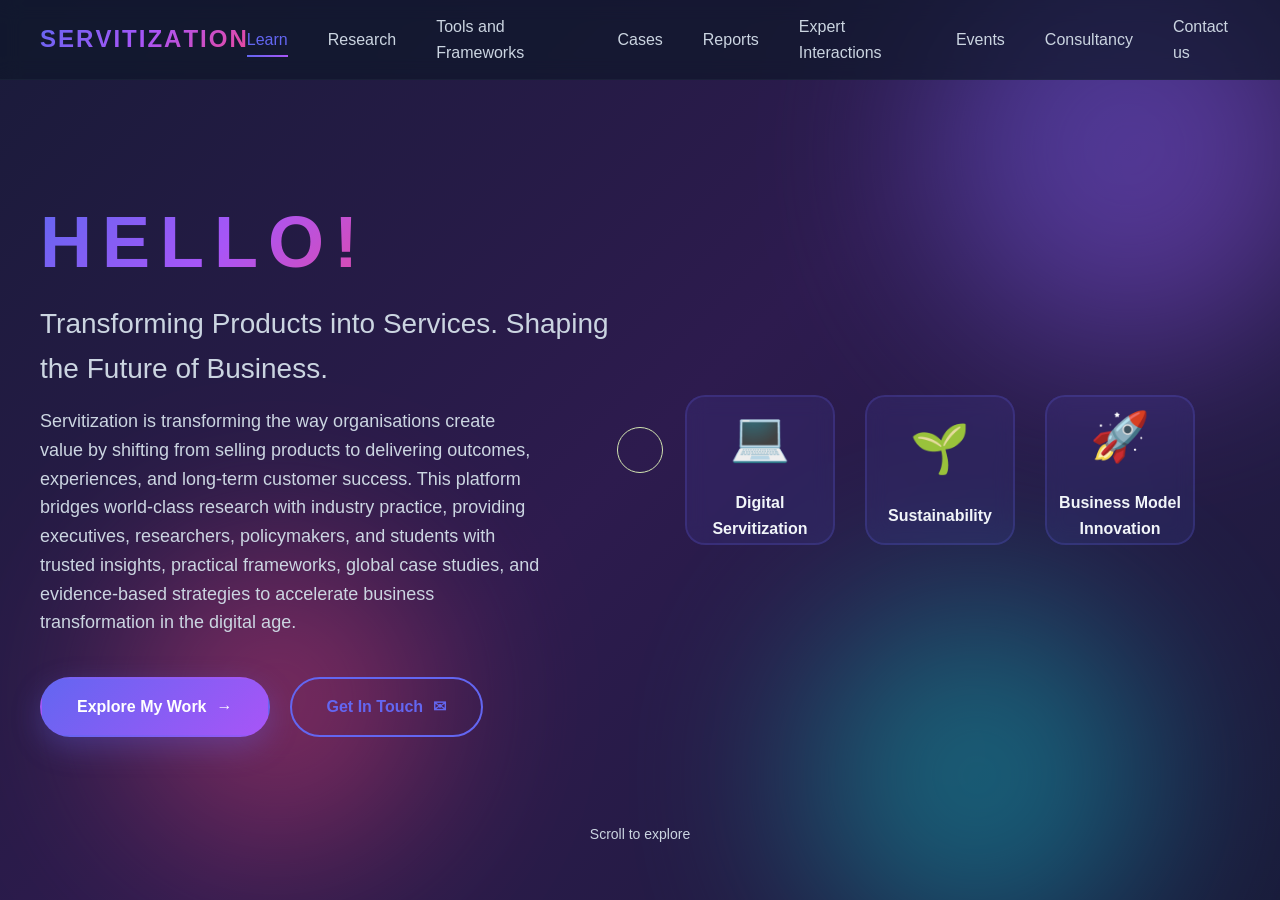
<file: index.html>
<!DOCTYPE html>
<html lang="en">
<head>
    <meta charset="UTF-8">
    <meta name="viewport" content="width=device-width, initial-scale=1.0">
    <title> Servitization by Ujjwal</title>
    <link rel="stylesheet" href="styles.css">
</head>
<body>
    <div class="cursor-follower"></div>
    <div class="custom-cursor"></div>
    <!-- Animated Background -->
    <div class="animated-bg">
        <div class="bg-orb bg-orb-1"></div>
        <div class="bg-orb bg-orb-2"></div>
        <div class="bg-orb bg-orb-3"></div>
    </div>

    <!-- Navigation Bar -->
    <nav class="navbar">
        <div class="nav-container">
            <div class="logo">
                <span class="logo-text">
                    <span class="letter" style="--delay: 0s;">S</span>
                    <span class="letter" style="--delay: 0.05s;">E</span>
                    <span class="letter" style="--delay: 0.1s;">R</span>
                    <span class="letter" style="--delay: 0.15s;">V</span>
                    <span class="letter" style="--delay: 0.2s;">I</span>
                    <span class="letter" style="--delay: 0.25s;">T</span>
                    <span class="letter" style="--delay: 0.3s;">I</span>
                    <span class="letter" style="--delay: 0.35s;">Z</span>
                    <span class="letter" style="--delay: 0.4s;">A</span>
                    <span class="letter" style="--delay: 0.45s;">T</span>
                    <span class="letter" style="--delay: 0.5s;">I</span>
                    <span class="letter" style="--delay: 0.55s;">O</span>
                    <span class="letter" style="--delay: 0.6s;">N</span>
                </span>
            </div>
            <div class="nav-menu">
                <a href="index.html" class="nav-link active">Learn</a>
                <a href="about.html" class="nav-link">Research</a>
                <a href="about.html" class="nav-link">Tools and Frameworks</a>
                <a href="education.html" class="nav-link">Cases</a>
                <a href="experience.html" class="nav-link">Reports</a>
                <a href="publications.html" class="nav-link">Expert Interactions</a>
                <a href="conferences.html" class="nav-link">Events</a>
                <a href="contact.html" class="nav-link">Consultancy</a>
                <a href="contact.html" class="nav-link">Contact us</a>
            </div>
            <div class="hamburger">
                <span></span>
                <span></span>
                <span></span>
            </div>
        </div>
    </nav>

    <!-- Home Section -->
    <section class="hero">
        <div class="hero-content">
            <h1 class="hero-title">
                <span class="name-text">
                    <span class="char">H</span>
                    <span class="char">E</span>
                    <span class="char">L</span>
                    <span class="char">L</span>
                    <span class="char">O</span>
                    <span class="char">!</span>
                </span>
            </h1>
            <p class="hero-subtitle">Transforming Products into Services. Shaping the Future of Business.</p>
            <p class="hero-description">Servitization is transforming the way organisations create value by shifting from selling products to delivering outcomes, experiences, and long-term customer success. This platform bridges world-class research with industry practice, providing executives, researchers, policymakers, and students with trusted insights, practical frameworks, global case studies, and evidence-based strategies to accelerate business transformation in the digital age.</p>
            
            <div class="cta-buttons">
                <a href="about.html" class="btn btn-primary">
                    <span class="btn-text">Explore My Work</span>
                    <span class="btn-icon">→</span>
                </a>
                <a href="contact.html" class="btn btn-secondary">
                    <span class="btn-text">Get In Touch</span>
                    <span class="btn-icon">✉</span>
                </a>
            </div>
        </div>

        <div class="floating-cards">
            <div class="card card-1">
                <div class="card-icon">💻</div>
                <p>Digital Servitization</p>
            </div>
            <div class="card card-2">
                <div class="card-icon">🌱</div>
                <p>Sustainability</p>
            </div>
            <div class="card card-3">
                <div class="card-icon">🚀</div>
                <p>Business Model Innovation</p>
            </div>
        </div>
    </section>

    <!-- Scroll Indicator -->
    <div class="scroll-indicator">
        <span>Scroll to explore</span>
        <div class="scroll-mouse">
            <div class="scroll-wheel"></div>
        </div>
    </div>


<script src="script.js"></script>
</body>
</html>
</file>
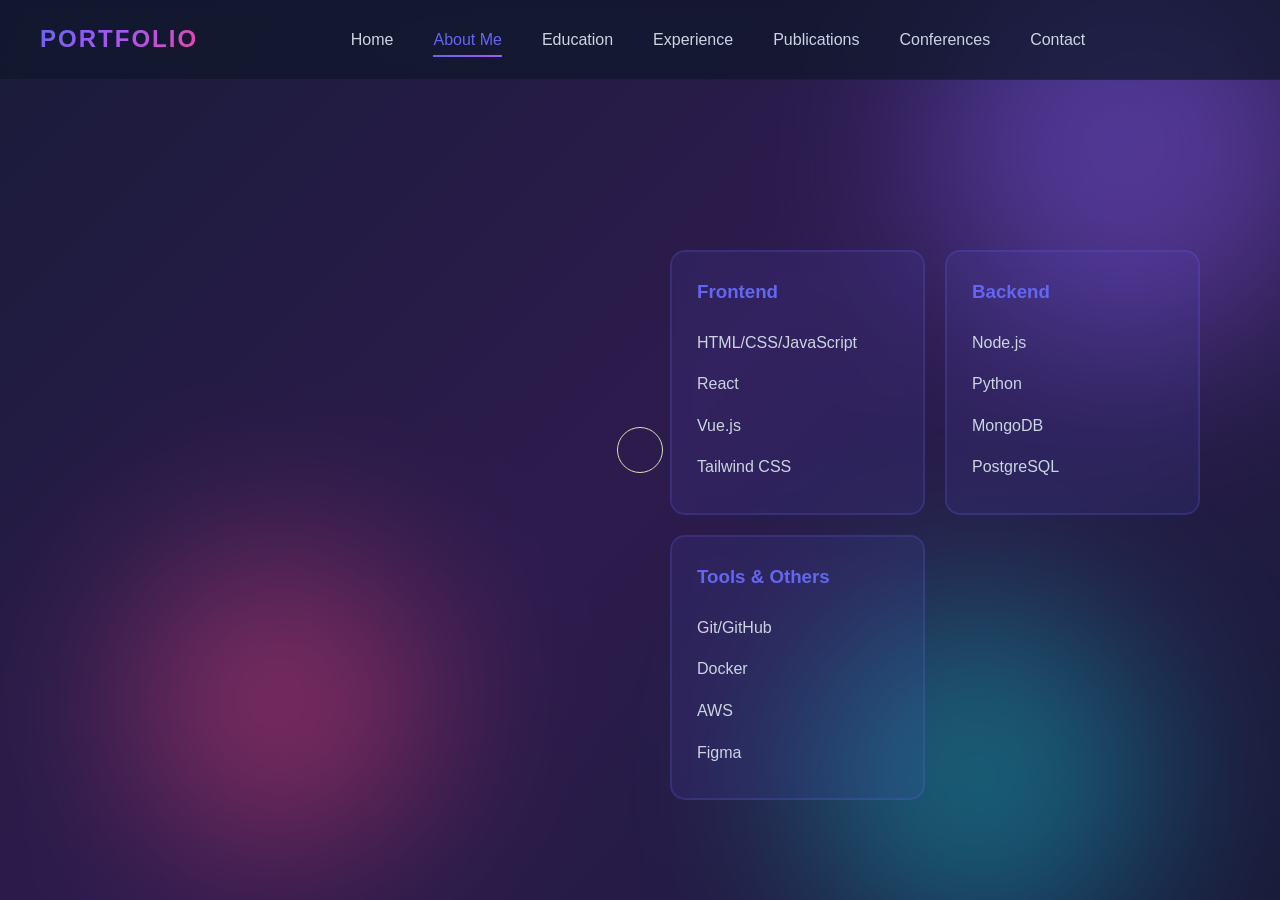
<file: about.html>
<!DOCTYPE html>
<html lang="en">
<head>
    <meta charset="UTF-8">
    <meta name="viewport" content="width=device-width, initial-scale=1.0">
    <title>About Me - Portfolio</title>
    <link rel="stylesheet" href="styles.css">
</head>
<body>
    <!-- Animated Background -->
    <div class="animated-bg">
        <div class="bg-orb bg-orb-1"></div>
        <div class="bg-orb bg-orb-2"></div>
        <div class="bg-orb bg-orb-3"></div>
    </div>

    <!-- Navigation Bar -->
    <nav class="navbar">
        <div class="nav-container">
            <div class="logo">
                <span class="logo-text">
                    <span class="letter" style="--delay: 0s;">P</span>
                    <span class="letter" style="--delay: 0.05s;">O</span>
                    <span class="letter" style="--delay: 0.1s;">R</span>
                    <span class="letter" style="--delay: 0.15s;">T</span>
                    <span class="letter" style="--delay: 0.2s;">F</span>
                    <span class="letter" style="--delay: 0.25s;">O</span>
                    <span class="letter" style="--delay: 0.3s;">L</span>
                    <span class="letter" style="--delay: 0.35s;">I</span>
                    <span class="letter" style="--delay: 0.4s;">O</span>
                </span>
            </div>
            <div class="nav-menu">
                <a href="index.html" class="nav-link">Home</a>
                <a href="about.html" class="nav-link active">About Me</a>
                <a href="education.html" class="nav-link">Education</a>
                <a href="experience.html" class="nav-link">Experience</a>
                <a href="publications.html" class="nav-link">Publications</a>
                <a href="conferences.html" class="nav-link">Conferences</a>
                <a href="contact.html" class="nav-link">Contact</a>
            </div>
            <div class="hamburger">
                <span></span>
                <span></span>
                <span></span>
            </div>
        </div>
    </nav>

    <!-- About Section -->
    <section class="about-section">
        <div class="container">
            <h1 class="section-title">About Me</h1>
            
            <div class="about-content">
                <div class="about-text fade-in-text">
                    <p>Hi! I'm a passionate developer and innovator based at IIT Delhi. I specialize in creating beautiful, interactive web experiences and solving complex problems with elegant solutions.</p>
                    <p>With a strong foundation in computer science and a creative mindset, I love working on projects that combine cutting-edge technology with stunning visual design.</p>
                    <p>When I'm not coding, you'll find me exploring new technologies, contributing to open-source projects, or sharing knowledge with the developer community.</p>
                </div>

                <div class="skills-grid">
                    <div class="skill-card skill-animate">
                        <h3>Frontend</h3>
                        <ul>
                            <li>HTML/CSS/JavaScript</li>
                            <li>React</li>
                            <li>Vue.js</li>
                            <li>Tailwind CSS</li>
                        </ul>
                    </div>

                    <div class="skill-card skill-animate">
                        <h3>Backend</h3>
                        <ul>
                            <li>Node.js</li>
                            <li>Python</li>
                            <li>MongoDB</li>
                            <li>PostgreSQL</li>
                        </ul>
                    </div>

                    <div class="skill-card skill-animate">
                        <h3>Tools & Others</h3>
                        <ul>
                            <li>Git/GitHub</li>
                            <li>Docker</li>
                            <li>AWS</li>
                            <li>Figma</li>
                        </ul>
                    </div>
                </div>
            </div>
        </div>
    </section>

    <!-- Cursor -->
    <div class="custom-cursor"></div>
    <div class="cursor-follower"></div>

    <script src="script.js"></script>
</body>
</html>
</file>
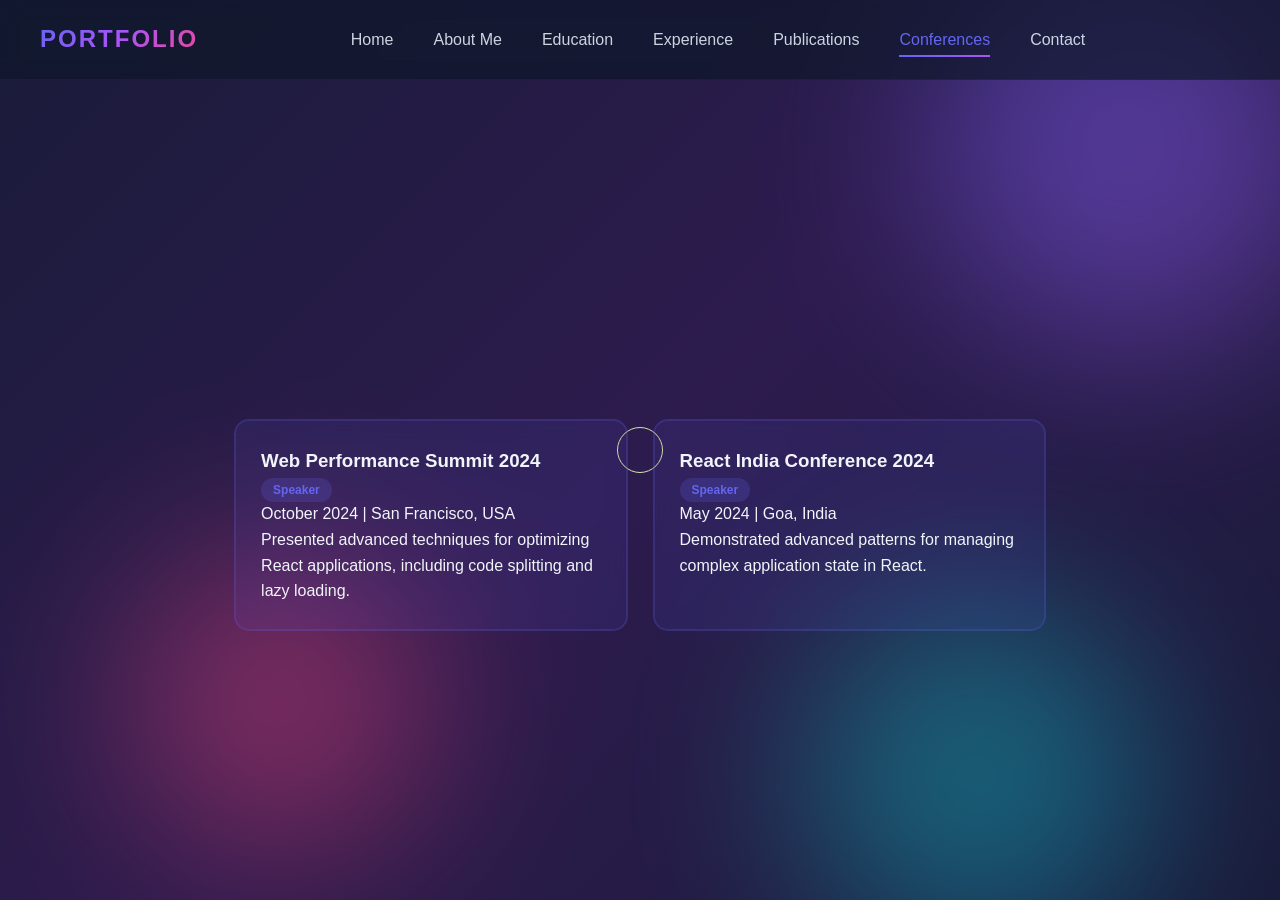
<file: conferences.html>
<!DOCTYPE html>
<html lang="en">
<head>
    <meta charset="UTF-8">
    <meta name="viewport" content="width=device-width, initial-scale=1.0">
    <title>Conferences - Portfolio</title>
    <link rel="stylesheet" href="styles.css">
</head>
<body>
    <!-- Animated Background -->
    <div class="animated-bg">
        <div class="bg-orb bg-orb-1"></div>
        <div class="bg-orb bg-orb-2"></div>
        <div class="bg-orb bg-orb-3"></div>
    </div>

    <!-- Navigation Bar -->
    <nav class="navbar">
        <div class="nav-container">
            <div class="logo">
                <span class="logo-text">
                    <span class="letter" style="--delay: 0s;">P</span>
                    <span class="letter" style="--delay: 0.05s;">O</span>
                    <span class="letter" style="--delay: 0.1s;">R</span>
                    <span class="letter" style="--delay: 0.15s;">T</span>
                    <span class="letter" style="--delay: 0.2s;">F</span>
                    <span class="letter" style="--delay: 0.25s;">O</span>
                    <span class="letter" style="--delay: 0.3s;">L</span>
                    <span class="letter" style="--delay: 0.35s;">I</span>
                    <span class="letter" style="--delay: 0.4s;">O</span>
                </span>
            </div>
            <div class="nav-menu">
                <a href="index.html" class="nav-link">Home</a>
                <a href="about.html" class="nav-link">About Me</a>
                <a href="education.html" class="nav-link">Education</a>
                <a href="experience.html" class="nav-link">Experience</a>
                <a href="publications.html" class="nav-link">Publications</a>
                <a href="conferences.html" class="nav-link active">Conferences</a>
                <a href="contact.html" class="nav-link">Contact</a>
            </div>
            <div class="hamburger">
                <span></span>
                <span></span>
                <span></span>
            </div>
        </div>
    </nav>

    <!-- Conferences Section -->
    <section class="conferences-section">
        <div class="container">
            <h1 class="section-title">Conferences</h1>
            
            <div class="conferences-grid">
                <div class="conference-card conf-animate">
                    <div class="conf-header">
                        <h3>Web Performance Summit 2024</h3>
                        <span class="conf-status">Speaker</span>
                    </div>
                    <p class="conf-date">October 2024 | San Francisco, USA</p>
                    <p class="conf-description">Presented advanced techniques for optimizing React applications, including code splitting and lazy loading.</p>
                </div>

                <div class="conference-card conf-animate">
                    <div class="conf-header">
                        <h3>React India Conference 2024</h3>
                        <span class="conf-status">Speaker</span>
                    </div>
                    <p class="conf-date">May 2024 | Goa, India</p>
                    <p class="conf-description">Demonstrated advanced patterns for managing complex application state in React.</p>
                </div>
            </div>
        </div>
    </section>

    <!-- Cursor -->
    <div class="custom-cursor"></div>
    <div class="cursor-follower"></div>

    <script src="script.js"></script>
</body>
</html>
</file>
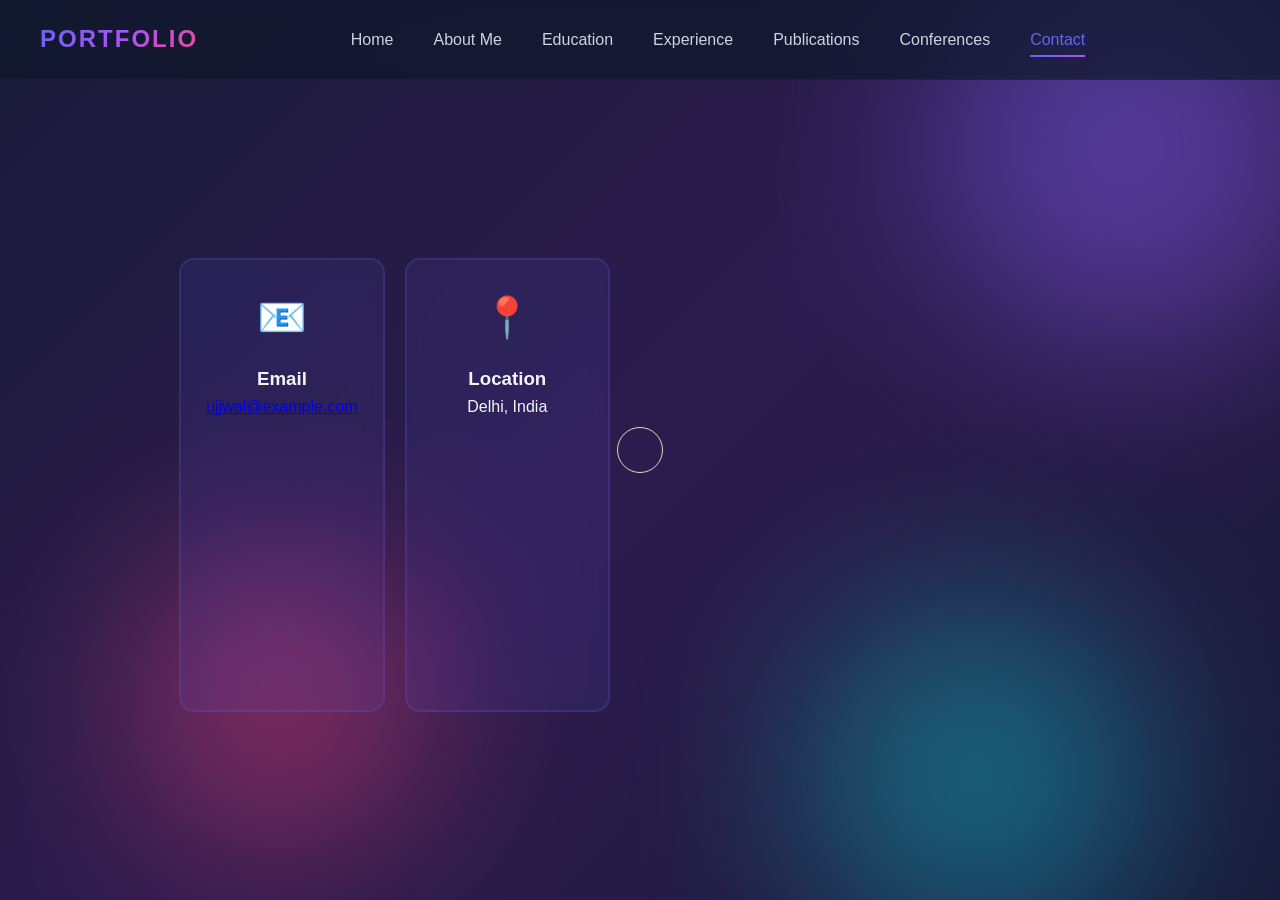
<file: contact.html>
<!DOCTYPE html>
<html lang="en">
<head>
    <meta charset="UTF-8">
    <meta name="viewport" content="width=device-width, initial-scale=1.0">
    <title>Contact - Portfolio</title>
    <link rel="stylesheet" href="styles.css">
</head>
<body>
    <!-- Animated Background -->
    <div class="animated-bg">
        <div class="bg-orb bg-orb-1"></div>
        <div class="bg-orb bg-orb-2"></div>
        <div class="bg-orb bg-orb-3"></div>
    </div>

    <!-- Navigation Bar -->
    <nav class="navbar">
        <div class="nav-container">
            <div class="logo">
                <span class="logo-text">
                    <span class="letter" style="--delay: 0s;">P</span>
                    <span class="letter" style="--delay: 0.05s;">O</span>
                    <span class="letter" style="--delay: 0.1s;">R</span>
                    <span class="letter" style="--delay: 0.15s;">T</span>
                    <span class="letter" style="--delay: 0.2s;">F</span>
                    <span class="letter" style="--delay: 0.25s;">O</span>
                    <span class="letter" style="--delay: 0.3s;">L</span>
                    <span class="letter" style="--delay: 0.35s;">I</span>
                    <span class="letter" style="--delay: 0.4s;">O</span>
                </span>
            </div>
            <div class="nav-menu">
                <a href="index.html" class="nav-link">Home</a>
                <a href="about.html" class="nav-link">About Me</a>
                <a href="education.html" class="nav-link">Education</a>
                <a href="experience.html" class="nav-link">Experience</a>
                <a href="publications.html" class="nav-link">Publications</a>
                <a href="conferences.html" class="nav-link">Conferences</a>
                <a href="contact.html" class="nav-link active">Contact</a>
            </div>
            <div class="hamburger">
                <span></span>
                <span></span>
                <span></span>
            </div>
        </div>
    </nav>

    <!-- Contact Section -->
    <section class="contact-section">
        <div class="container">
            <h1 class="section-title">Get In Touch</h1>
            
            <div class="contact-content">
                <div class="contact-info">
                    <div class="contact-card contact-animate">
                        <div class="contact-icon">📧</div>
                        <h3>Email</h3>
                        <p><a href="mailto:ujjwal@example.com" class="contact-link">ujjwal@example.com</a></p>
                    </div>

                    <div class="contact-card contact-animate">
                        <div class="contact-icon">📍</div>
                        <h3>Location</h3>
                        <p>Delhi, India</p>
                    </div>
                </div>

                <form class="contact-form contact-form-animate">
                    <div class="form-group">
                        <label for="name">Name</label>
                        <input type="text" id="name" name="name" placeholder="Your Name" required>
                    </div>

                    <div class="form-group">
                        <label for="email">Email</label>
                        <input type="email" id="email" name="email" placeholder="your.email@example.com" required>
                    </div>

                    <div class="form-group">
                        <label for="message">Message</label>
                        <textarea id="message" name="message" rows="6" placeholder="Your message here..." required></textarea>
                    </div>

                    <button type="submit" class="btn btn-primary form-submit">
                        <span class="btn-text">Send Message</span>
                    </button>
                </form>
            </div>
        </div>
    </section>

    <!-- Cursor -->
    <div class="custom-cursor"></div>
    <div class="cursor-follower"></div>

    <script src="script.js"></script>
</body>
</html>
</file>
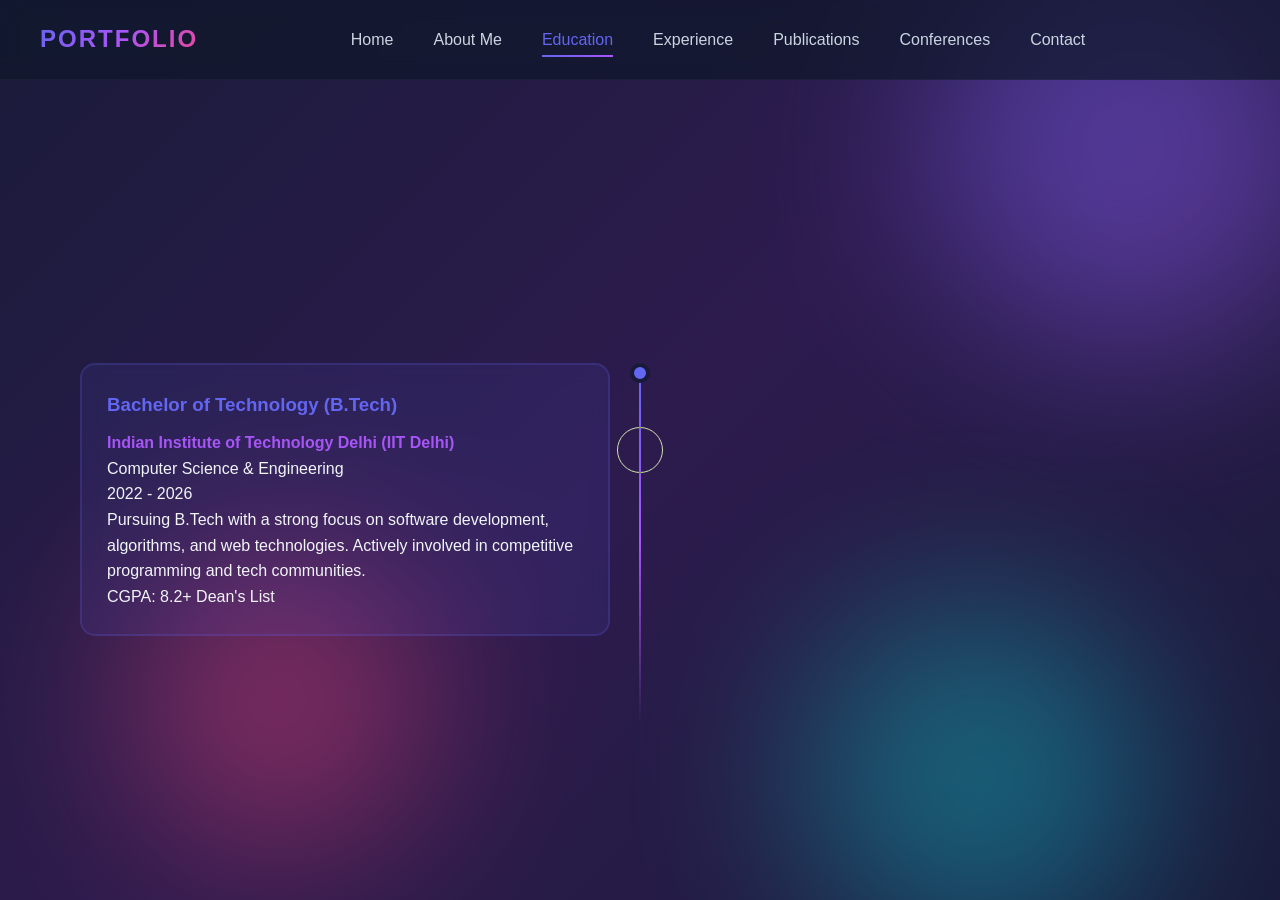
<file: education.html>
<!DOCTYPE html>
<html lang="en">
<head>
    <meta charset="UTF-8">
    <meta name="viewport" content="width=device-width, initial-scale=1.0">
    <title>Education - Portfolio</title>
    <link rel="stylesheet" href="styles.css">
</head>
<body>
    <!-- Animated Background -->
    <div class="animated-bg">
        <div class="bg-orb bg-orb-1"></div>
        <div class="bg-orb bg-orb-2"></div>
        <div class="bg-orb bg-orb-3"></div>
    </div>

    <!-- Navigation Bar -->
    <nav class="navbar">
        <div class="nav-container">
            <div class="logo">
                <span class="logo-text">
                    <span class="letter" style="--delay: 0s;">P</span>
                    <span class="letter" style="--delay: 0.05s;">O</span>
                    <span class="letter" style="--delay: 0.1s;">R</span>
                    <span class="letter" style="--delay: 0.15s;">T</span>
                    <span class="letter" style="--delay: 0.2s;">F</span>
                    <span class="letter" style="--delay: 0.25s;">O</span>
                    <span class="letter" style="--delay: 0.3s;">L</span>
                    <span class="letter" style="--delay: 0.35s;">I</span>
                    <span class="letter" style="--delay: 0.4s;">O</span>
                </span>
            </div>
            <div class="nav-menu">
                <a href="index.html" class="nav-link">Home</a>
                <a href="about.html" class="nav-link">About Me</a>
                <a href="education.html" class="nav-link active">Education</a>
                <a href="experience.html" class="nav-link">Experience</a>
                <a href="publications.html" class="nav-link">Publications</a>
                <a href="conferences.html" class="nav-link">Conferences</a>
                <a href="contact.html" class="nav-link">Contact</a>
            </div>
            <div class="hamburger">
                <span></span>
                <span></span>
                <span></span>
            </div>
        </div>
    </nav>

    <!-- Education Section -->
    <section class="education-section">
        <div class="container">
            <h1 class="section-title">Education</h1>
            
            <div class="timeline">
                <div class="timeline-item timeline-animate">
                    <div class="timeline-marker"></div>
                    <div class="timeline-content">
                        <h3>Bachelor of Technology (B.Tech)</h3>
                        <p class="institution">Indian Institute of Technology Delhi (IIT Delhi)</p>
                        <p class="degree">Computer Science & Engineering</p>
                        <p class="timeline-date">2022 - 2026</p>
                        <p class="description">Pursuing B.Tech with a strong focus on software development, algorithms, and web technologies. Actively involved in competitive programming and tech communities.</p>
                        <div class="highlights">
                            <span class="highlight">CGPA: 8.2+</span>
                            <span class="highlight">Dean's List</span>
                        </div>
                    </div>
                </div>
            </div>
        </div>
    </section>

    <!-- Cursor -->
    <div class="custom-cursor"></div>
    <div class="cursor-follower"></div>

    <script src="script.js"></script>
</body>
</html>
</file>
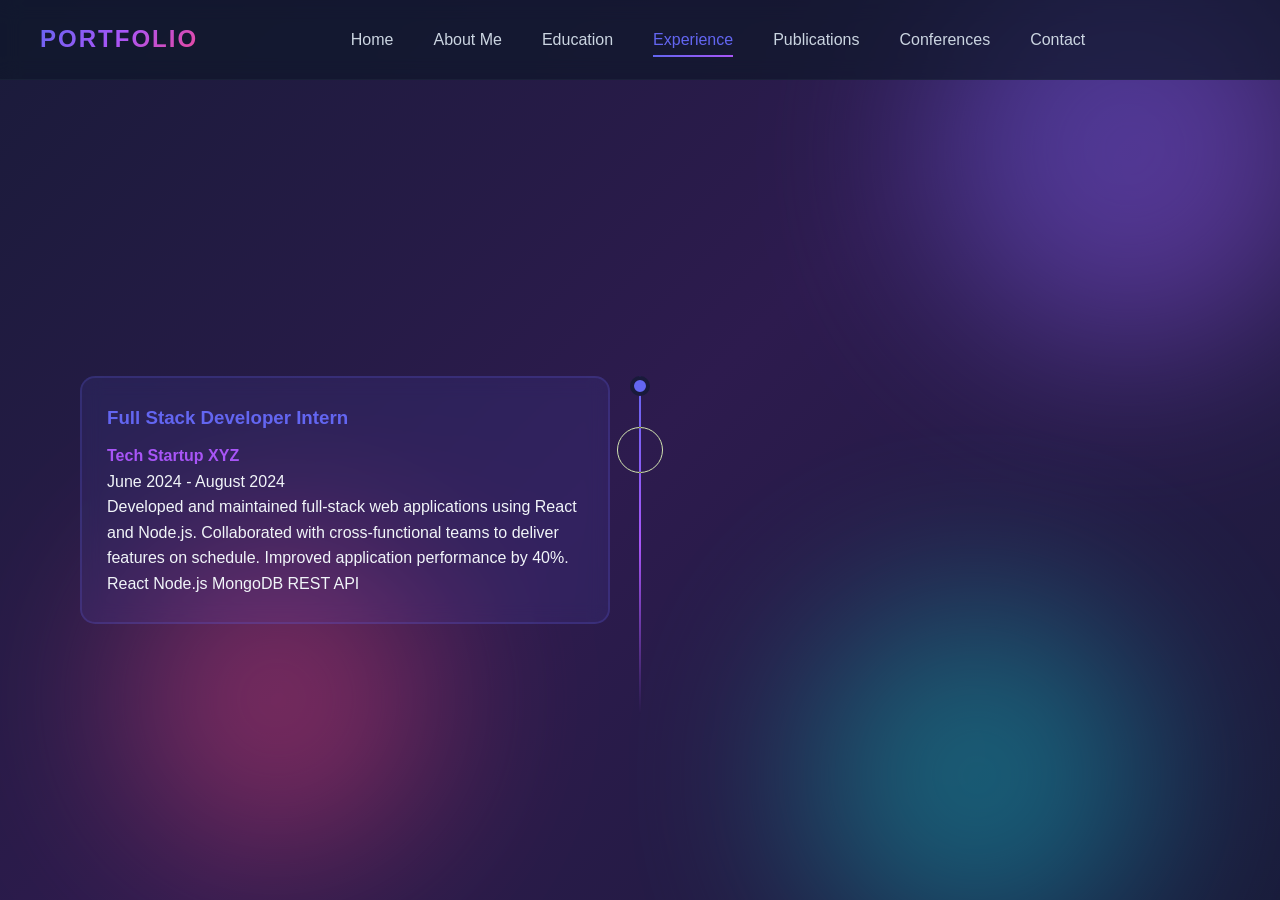
<file: experience.html>
<!DOCTYPE html>
<html lang="en">
<head>
    <meta charset="UTF-8">
    <meta name="viewport" content="width=device-width, initial-scale=1.0">
    <title>Experience - Portfolio</title>
    <link rel="stylesheet" href="styles.css">
</head>
<body>
    <!-- Animated Background -->
    <div class="animated-bg">
        <div class="bg-orb bg-orb-1"></div>
        <div class="bg-orb bg-orb-2"></div>
        <div class="bg-orb bg-orb-3"></div>
    </div>

    <!-- Navigation Bar -->
    <nav class="navbar">
        <div class="nav-container">
            <div class="logo">
                <span class="logo-text">
                    <span class="letter" style="--delay: 0s;">P</span>
                    <span class="letter" style="--delay: 0.05s;">O</span>
                    <span class="letter" style="--delay: 0.1s;">R</span>
                    <span class="letter" style="--delay: 0.15s;">T</span>
                    <span class="letter" style="--delay: 0.2s;">F</span>
                    <span class="letter" style="--delay: 0.25s;">O</span>
                    <span class="letter" style="--delay: 0.3s;">L</span>
                    <span class="letter" style="--delay: 0.35s;">I</span>
                    <span class="letter" style="--delay: 0.4s;">O</span>
                </span>
            </div>
            <div class="nav-menu">
                <a href="index.html" class="nav-link">Home</a>
                <a href="about.html" class="nav-link">About Me</a>
                <a href="education.html" class="nav-link">Education</a>
                <a href="experience.html" class="nav-link active">Experience</a>
                <a href="publications.html" class="nav-link">Publications</a>
                <a href="conferences.html" class="nav-link">Conferences</a>
                <a href="contact.html" class="nav-link">Contact</a>
            </div>
            <div class="hamburger">
                <span></span>
                <span></span>
                <span></span>
            </div>
        </div>
    </nav>

    <!-- Experience Section -->
    <section class="experience-section">
        <div class="container">
            <h1 class="section-title">Experience</h1>
            
            <div class="timeline">
                <div class="timeline-item timeline-animate">
                    <div class="timeline-marker"></div>
                    <div class="timeline-content">
                        <h3>Full Stack Developer Intern</h3>
                        <p class="company">Tech Startup XYZ</p>
                        <p class="timeline-date">June 2024 - August 2024</p>
                        <p class="description">Developed and maintained full-stack web applications using React and Node.js. Collaborated with cross-functional teams to deliver features on schedule. Improved application performance by 40%.</p>
                        <div class="tech-tags">
                            <span class="tag">React</span>
                            <span class="tag">Node.js</span>
                            <span class="tag">MongoDB</span>
                            <span class="tag">REST API</span>
                        </div>
                    </div>
                </div>
            </div>
        </div>
    </section>

    <!-- Cursor -->
    <div class="custom-cursor"></div>
    <div class="cursor-follower"></div>

    <script src="script.js"></script>
</body>
</html>
</file>
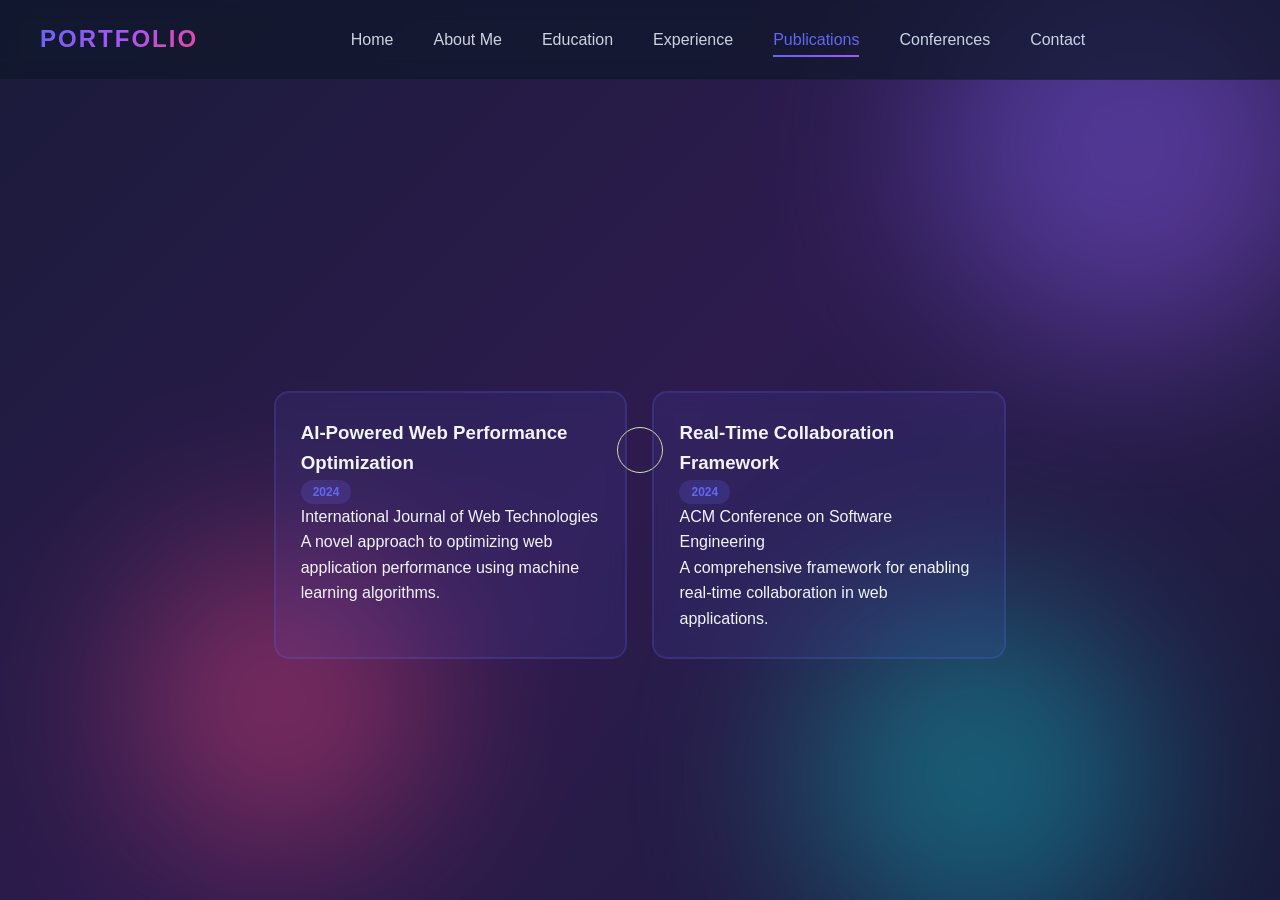
<file: publications.html>
<!DOCTYPE html>
<html lang="en">
<head>
    <meta charset="UTF-8">
    <meta name="viewport" content="width=device-width, initial-scale=1.0">
    <title>Publications - Portfolio</title>
    <link rel="stylesheet" href="styles.css">
</head>
<body>
    <!-- Animated Background -->
    <div class="animated-bg">
        <div class="bg-orb bg-orb-1"></div>
        <div class="bg-orb bg-orb-2"></div>
        <div class="bg-orb bg-orb-3"></div>
    </div>

    <!-- Navigation Bar -->
    <nav class="navbar">
        <div class="nav-container">
            <div class="logo">
                <span class="logo-text">
                    <span class="letter" style="--delay: 0s;">P</span>
                    <span class="letter" style="--delay: 0.05s;">O</span>
                    <span class="letter" style="--delay: 0.1s;">R</span>
                    <span class="letter" style="--delay: 0.15s;">T</span>
                    <span class="letter" style="--delay: 0.2s;">F</span>
                    <span class="letter" style="--delay: 0.25s;">O</span>
                    <span class="letter" style="--delay: 0.3s;">L</span>
                    <span class="letter" style="--delay: 0.35s;">I</span>
                    <span class="letter" style="--delay: 0.4s;">O</span>
                </span>
            </div>
            <div class="nav-menu">
                <a href="index.html" class="nav-link">Home</a>
                <a href="about.html" class="nav-link">About Me</a>
                <a href="education.html" class="nav-link">Education</a>
                <a href="experience.html" class="nav-link">Experience</a>
                <a href="publications.html" class="nav-link active">Publications</a>
                <a href="conferences.html" class="nav-link">Conferences</a>
                <a href="contact.html" class="nav-link">Contact</a>
            </div>
            <div class="hamburger">
                <span></span>
                <span></span>
                <span></span>
            </div>
        </div>
    </nav>

    <!-- Publications Section -->
    <section class="publications-section">
        <div class="container">
            <h1 class="section-title">Publications</h1>
            
            <div class="publications-grid">
                <article class="publication-card pub-animate">
                    <div class="pub-header">
                        <h3>AI-Powered Web Performance Optimization</h3>
                        <span class="pub-date">2024</span>
                    </div>
                    <p class="pub-journal">International Journal of Web Technologies</p>
                    <p class="pub-description">A novel approach to optimizing web application performance using machine learning algorithms.</p>
                </article>

                <article class="publication-card pub-animate">
                    <div class="pub-header">
                        <h3>Real-Time Collaboration Framework</h3>
                        <span class="pub-date">2024</span>
                    </div>
                    <p class="pub-journal">ACM Conference on Software Engineering</p>
                    <p class="pub-description">A comprehensive framework for enabling real-time collaboration in web applications.</p>
                </article>
            </div>
        </div>
    </section>

    <!-- Cursor -->
    <div class="custom-cursor"></div>
    <div class="cursor-follower"></div>

    <script src="script.js"></script>
</body>
</html>
</file>
<file: styles.css>
:root { --primary-color: #6366f1; --secondary-color: #a855f7; --accent-color: #ec4899; --dark-bg: #191a3a; --dark-lighter: #241f4e; --text-primary: #f1f5f9; --text-secondary: #cbd5e1; } * { margin: 0; padding: 0; box-sizing: border-box; } html { scroll-behavior: smooth; } body { font-family: 'Segoe UI', Tahoma, Geneva, Verdana, sans-serif; background-color: var(--dark-bg); color: var(--text-primary); overflow-x: hidden; line-height: 1.6; } .animated-bg {
    position: fixed;
    top:0;
    left:0;
    width:100%;
    height:100%;
    z-index:0;
    background: linear-gradient(135deg,#1a1b3a 0%,#2d1b4e 50%,#1a1b3a 100%);
    overflow:hidden;
}

.navbar,
.hero,
.scroll-indicator {
    position: relative;
    z-index: 2;
}.bg-orb { position: absolute; border-radius: 50%; filter: blur(90px); opacity: 0.45; animation: float 15s ease-in-out infinite; } .bg-orb-1 { width: 400px; height: 400px; background: linear-gradient(135deg, #6366f1, #a855f7); top: -50px; right: -50px; } .bg-orb-2 { width: 300px; height: 300px; background: linear-gradient(135deg, #ec4899, #f43f5e); bottom: 50px; left: 10%; animation-delay: 5s; } .bg-orb-3 { width: 350px; height: 350px; background: linear-gradient(135deg, #14b8a6, #06b6d4); bottom: -50px; right: 10%; animation-delay: 10s; } @keyframes float { 0%, 100% { transform: translate(0, 0); } 50% { transform: translate(30px, -30px); } } /* Hide default cursor */
body {
    cursor:none;
    position:relative;
}

/* Custom cursor is a single outlined ring that inverts color via blend mode,
   so it reads as white on dark backgrounds and black on light backgrounds
   (matches the reference site's cursor exactly). No dot is used. */
.custom-cursor {
    display: none;
}

.cursor-follower {
    position: fixed;
    top: 0;
    left: 0;
    width: 46px;
    height: 46px;
    border-radius: 50%;
    background: #ffffff;
    pointer-events: none;
    z-index: 99999;
    transform: translate(-50%, -50%);
    mix-blend-mode: difference;
    transition: width .3s cubic-bezier(.16,1,.3,1),
                height .3s cubic-bezier(.16,1,.3,1),
                opacity .3s ease;
    will-change: transform;
    opacity: 1;
}

/* Ring is hollow by default (border only) */
.cursor-follower {
    background: transparent;
    border: 1.5px solid #ffffff;
}

/* Hover state: ring grows slightly to signal interactivity */
.cursor-follower.is-hovering {
    width: 68px;
    height: 68px;
    border-width: 1.5px;
}

/* Click feedback: quick contraction */
.cursor-follower.is-clicking {
    width: 34px;
    height: 34px;
}

/* Hide the custom cursor on touch devices where it can't work */
@media (hover: none), (pointer: coarse) {
    .custom-cursor, .cursor-follower { display:none; }
    body { cursor:auto; }
    a, button, input, textarea, select, .card, .btn, .nav-link { cursor:pointer; }
} .navbar { position: fixed; top: 0; left: 0; width: 100%; height: 80px; background: rgba(15, 23, 42, 0.7); backdrop-filter: blur(10px); border-bottom: 1px solid rgba(51, 65, 85, 0.2); z-index: 1000; display: flex; align-items: center; padding: 0 40px; } .nav-container { max-width: 1400px; margin: 0 auto; width: 100%; display: flex; align-items: center; justify-content: space-between; } .logo-text { display: flex; gap: 2px; font-size: 24px; font-weight: 800; background: linear-gradient(135deg, #6366f1, #a855f7, #ec4899); -webkit-background-clip: text; -webkit-text-fill-color: transparent; background-clip: text; } .letter { display: inline-block; animation: letterFloat 3s ease-in-out infinite; } @keyframes letterFloat { 0%, 100% { transform: translateY(0); } 50% { transform: translateY(-10px); } } .nav-menu { display: flex; gap: 40px; align-items: center; } .nav-link { color: var(--text-secondary); text-decoration: none; font-weight: 500; position: relative; transition: all 0.3s ease; } .nav-link::after { content: ''; position: absolute; bottom: -5px; left: 0; width: 0; height: 2px; background: linear-gradient(90deg, var(--primary-color), var(--secondary-color)); transition: width 0.3s ease; } .nav-link:hover, .nav-link.active { color: var(--primary-color); } .nav-link:hover::after, .nav-link.active::after { width: 100%; } .hero { min-height: 100vh; display: flex; align-items: center; justify-content: space-between; padding: 80px 40px 40px; max-width: 1400px; margin: 0 auto; position: relative; } .hero-content { flex: 1; } .hero-title { font-size: 72px; font-weight: 900; line-height: 1.1; margin-bottom: 20px; background: linear-gradient(135deg, #6366f1, #a855f7, #ec4899, #f97316); -webkit-background-clip: text; -webkit-text-fill-color: transparent; background-clip: text; } .name-text { display: flex; flex-wrap: wrap; gap: 10px; } .char { display: inline-block; animation: charBounce 0.6s ease-out backwards; } @keyframes charBounce { 0% { opacity: 0; transform: translateY(50px) scale(0.3); } 50% { transform: translateY(-10px); } 100% { opacity: 1; transform: translateY(0) scale(1); } } .hero-subtitle { font-size: 28px; color: var(--text-secondary); margin-bottom: 15px; } .hero-description { font-size: 18px; color: var(--text-secondary); margin-bottom: 40px; max-width: 500px; } .cta-buttons { display: flex; gap: 20px; flex-wrap: wrap; } .btn { padding: 15px 35px; border-radius: 50px; text-decoration: none; font-weight: 600; display: inline-flex; align-items: center; gap: 10px; transition: all 0.3s ease; border: 2px solid transparent; cursor: none; } .btn-primary { background: linear-gradient(135deg, var(--primary-color), var(--secondary-color)); color: white; box-shadow: 0 10px 30px rgba(99, 102, 241, 0.3); } .btn-primary:hover { transform: translateY(-3px); box-shadow: 0 15px 40px rgba(99, 102, 241, 0.5); } .btn-secondary { background: transparent; border: 2px solid var(--primary-color); color: var(--primary-color); } .btn-secondary:hover { background: var(--primary-color); color: white; } .floating-cards { flex: 1; display: flex; justify-content: center; align-items: center; gap: 30px; flex-wrap: wrap; } .card { width: 150px; height: 150px; background: rgba(99, 102, 241, 0.1); border: 2px solid rgba(99, 102, 241, 0.2); border-radius: 20px; display: flex; flex-direction: column; align-items: center; justify-content: center; gap: 15px; backdrop-filter: blur(10px); animation: floatCard 6s ease-in-out infinite; transition: all 0.3s ease; } .card:hover { border-color: var(--primary-color); background: rgba(99, 102, 241, 0.15); transform: scale(1.05); } .card-icon { font-size: 48px; } .card p { text-align: center; font-weight: 600; } @keyframes floatCard { 0%, 100% { transform: translateY(0); } 50% { transform: translateY(-20px); } } .scroll-indicator { position: absolute; bottom: 40px; left: 50%; transform: translateX(-50%); text-align: center; } .scroll-indicator span { display: block; margin-bottom: 15px; color: var(--text-secondary); font-size: 14px; } .container { max-width: 1200px; margin: 0 auto; padding: 0 40px; } .section-title { font-size: 56px; font-weight: 900; text-align: center; margin-bottom: 60px; background: linear-gradient(135deg, var(--primary-color), var(--secondary-color), var(--accent-color)); -webkit-background-clip: text; -webkit-text-fill-color: transparent; background-clip: text; } .about-section, .education-section, .experience-section, .publications-section, .conferences-section, .contact-section { min-height: 100vh; padding: 100px 40px; display: flex; align-items: center; } .about-content { display: grid; grid-template-columns: 1fr 1fr; gap: 60px; align-items: start; } .about-text p { font-size: 18px; color: var(--text-secondary); margin-bottom: 20px; line-height: 1.8; } .skills-grid { display: grid; grid-template-columns: repeat(auto-fit, minmax(200px, 1fr)); gap: 20px; } .skill-card { background: rgba(99, 102, 241, 0.1); border: 2px solid rgba(99, 102, 241, 0.2); border-radius: 15px; padding: 25px; backdrop-filter: blur(10px); transition: all 0.3s ease; } .skill-card:hover { border-color: var(--secondary-color); background: rgba(168, 85, 247, 0.15); transform: translateY(-10px); } .skill-card h3 { color: var(--primary-color); margin-bottom: 15px; } .skill-card ul { list-style: none; } .skill-card li { color: var(--text-secondary); padding: 8px 0; } .timeline { position: relative; padding: 20px 0; } .timeline::before { content: ''; position: absolute; left: 50%; transform: translateX(-50%); width: 2px; height: 100%; background: linear-gradient(180deg, var(--primary-color), var(--secondary-color), transparent); } .timeline-item { margin-bottom: 50px; position: relative; } .timeline-marker { position: absolute; left: 50%; transform: translateX(-50%); width: 20px; height: 20px; background: var(--primary-color); border: 4px solid var(--dark-bg); border-radius: 50%; top: 0; } .timeline-content { width: calc(50% - 30px); background: rgba(99, 102, 241, 0.1); border: 2px solid rgba(99, 102, 241, 0.2); border-radius: 15px; padding: 25px; backdrop-filter: blur(10px); transition: all 0.3s ease; } .timeline-item:nth-child(odd) .timeline-content { margin-left: 0; margin-right: auto; } .timeline-item:nth-child(even) .timeline-content { margin-left: auto; margin-right: 0; } .timeline-content:hover { border-color: var(--secondary-color); background: rgba(168, 85, 247, 0.15); } .timeline-content h3 { color: var(--primary-color); margin-bottom: 10px; } .institution, .company { font-weight: 600; color: var(--secondary-color); } .publications-grid, .conferences-grid { display: grid; grid-template-columns: repeat(auto-fit, minmax(300px, 1fr)); gap: 25px; } .publication-card, .conference-card { background: rgba(99, 102, 241, 0.1); border: 2px solid rgba(99, 102, 241, 0.2); border-radius: 15px; padding: 25px; backdrop-filter: blur(10px); transition: all 0.3s ease; } .publication-card:hover, .conference-card:hover { border-color: var(--secondary-color); background: rgba(168, 85, 247, 0.15); transform: translateY(-10px); } .pub-date, .conf-status { background: rgba(99, 102, 241, 0.2); color: var(--primary-color); padding: 5px 12px; border-radius: 20px; font-size: 12px; font-weight: 600; } .contact-content { display: grid; grid-template-columns: 1fr 1fr; gap: 60px; margin-bottom: 80px; } .contact-info { display: grid; grid-template-columns: 1fr 1fr; gap: 20px; } .contact-card { background: rgba(99, 102, 241, 0.1); border: 2px solid rgba(99, 102, 241, 0.2); border-radius: 15px; padding: 25px; backdrop-filter: blur(10px); text-align: center; transition: all 0.3s ease; } .contact-card:hover { border-color: var(--secondary-color); background: rgba(168, 85, 247, 0.15); transform: translateY(-10px); } .contact-icon { font-size: 40px; margin-bottom: 15px; } .contact-form { display: flex; flex-direction: column; gap: 20px; } .form-group { display: flex; flex-direction: column; gap: 10px; } .form-group label { color: var(--text-primary); font-weight: 600; } .form-group input, .form-group textarea { background: rgba(99, 102, 241, 0.1); border: 2px solid rgba(99, 102, 241, 0.2); border-radius: 10px; padding: 12px 16px; color: var(--text-primary); font-family: inherit; font-size: 16px; transition: all 0.3s ease; } .form-group input:focus, .form-group textarea:focus { outline: none; border-color: var(--secondary-color); background: rgba(168, 85, 247, 0.15); } .form-submit { width: 100%; margin-top: 10px; } @media (max-width: 1024px) { .hero { flex-direction: column; text-align: center; } .about-content { grid-template-columns: 1fr; } .contact-content { grid-template-columns: 1fr; } .timeline::before { left: 0; } .timeline-content { width: 100%; margin-left: 0 !important; } } @media (max-width: 768px) { .nav-menu { display: none; } .hero { padding: 80px 20px 40px; } .hero-title { font-size: 36px; } .section-title { font-size: 36px; } .floating-cards { flex-direction: column; } .navbar { padding: 0 20px; } .container { padding: 0 20px; } } a,
button,
input,
textarea,
select,
.card,
.btn,
.nav-link{
    cursor:none;
}
</file>
